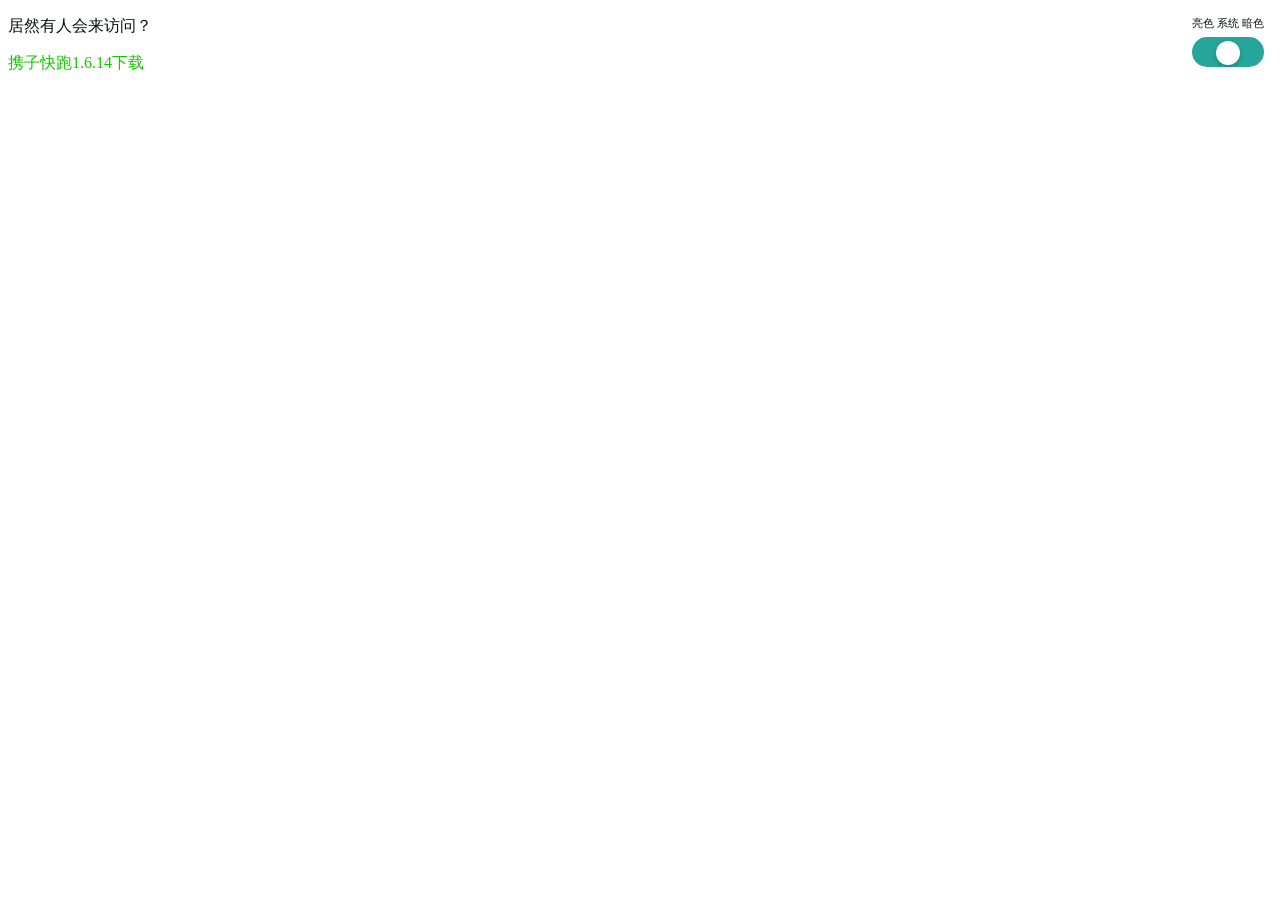
<file: index.html>
<!DOCTYPE html>
<html lang="en">
<head>
    <meta charset="UTF-8">
    <meta name="viewport" content="width=device-width, initial-scale=1.0">
    <link rel="icon" href="./assert/image/avatar.png">
    <link rel="stylesheet" href="./assert/css/main.css">
    <title>hello</title>
</head>
<body>
    <div class="theme">
        <span class="theme-text">亮色 系统 暗色</span>
        <button id="theme-toggle"></button>
    </div>
    <p>居然有人会来访问？</p>
    <a href="./file/xzkp1.6.14_Setup.zip" class="download">携子快跑1.6.14下载</a>
    <script src="./assert/js/theme.js"></script>
    <script src="./assert/js/main.js"></script>
</body>
</html>
</file>
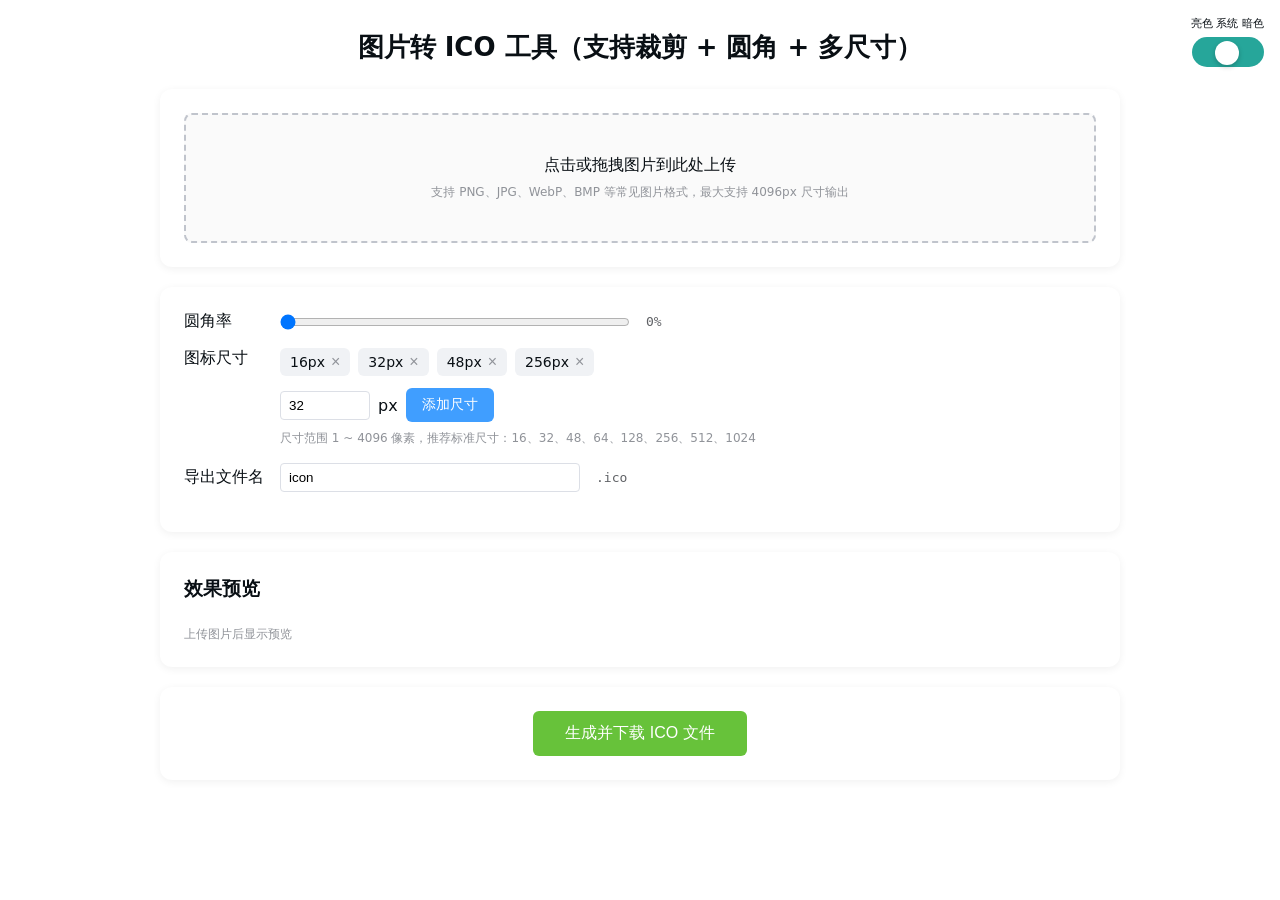
<file: tool/png_to_ico/index.html>
<!DOCTYPE html>
<html lang="zh-CN">
<head>
    <meta charset="UTF-8">
    <link rel="icon" href="../../assert/image/avatar.ico" type="image/x-icon">
    <meta name="viewport" content="width=device-width, initial-scale=1.0">
    <title>图片转 ICO 工具 | 支持裁剪、圆角、多格式</title>
    <link rel="stylesheet" href="./assert/css/style.css">
    <link rel="stylesheet" href="../../assert/css/main.css">
</head>
<body>
    <div class="theme">
        <span class="theme-text">亮色 系统 暗色</span>
        <button id="theme-toggle"></button>
    </div>
    <h1>图片转 ICO 工具（支持裁剪 + 圆角 + 多尺寸）</h1>
    <!-- 上传区域 -->
    <div class="card">
        <div class="upload-area" id="uploadArea">
            <p>点击或拖拽图片到此处上传</p>
            <p class="tip">支持 PNG、JPG、WebP、BMP 等常见图片格式，最大支持 4096px 尺寸输出</p>
            <input type="file" id="fileInput" accept="image/png, image/jpeg, image/webp, image/bmp">
        </div>
    </div>
    <!-- 裁剪区域 -->
    <div class="card" id="cropCard" style="display: none;">
        <h3 style="margin-bottom: 16px;">裁剪区域</h3>
        <div class="crop-container">
            <canvas id="cropCanvas"></canvas>
        </div>
        <p class="crop-tip">拖动方框移动裁剪区域，拖动四角调整大小（保持正方形）</p>
    </div>
    <!-- 参数控制 -->
    <div class="card">
        <div class="control-row">
            <label>圆角率</label>
            <input type="range" id="radiusRange" min="0" max="50" value="0" step="1">
            <span class="value-text" id="radiusValue">0%</span>
        </div>
        <div class="control-row" style="align-items: flex-start;">
            <label>图标尺寸</label>
            <div style="flex: 1;">
                <div class="size-list" id="sizeList"></div>
                <div class="add-size">
                    <input type="number" id="sizeInput" value="32" min="1" max="4096">
                    <span>px</span>
                    <button class="btn btn-primary" id="addSizeBtn">添加尺寸</button>
                </div>
                <p class="tip">尺寸范围 1 ~ 4096 像素，推荐标准尺寸：16、32、48、64、128、256、512、1024</p>
            </div>
        </div>
        <div class="control-row">
            <label>导出文件名</label>
            <input type="text" id="fileNameInput" value="icon" style="flex: 1; max-width: 300px; padding: 6px 8px; border: 1px solid #dcdfe6; border-radius: 4px;">
            <span class="value-text">.ico</span>
        </div>
    </div>
    <!-- 预览区域 -->
    <div class="card">
        <h3 style="margin-bottom: 16px;">效果预览</h3>
        <div class="preview-grid" id="previewArea">
            <p class="tip">上传图片后显示预览</p>
        </div>
    </div>
    <!-- 生成按钮 -->
    <div class="card" style="text-align: center;">
        <button class="btn btn-success" id="generateBtn" style="padding: 12px 32px; font-size: 16px;" disabled>
            生成并下载 ICO 文件
        </button>
    </div>
    <script src="./assert/js/script.js"></script>
    <script src="../../assert/js/theme.js"></script>
</body>
</html>
</file>
<file: assert/css/main.css>
:root {
 --bg-color: #ffffff;
 --text-color: #090f14;

 --download:rgb(23, 197, 0);
}
[data-theme="dark"] {
 --bg-color: #3f5892;
 --text-color: #fdfcfb;

 --download:aquamarine;
}
body {
 background: var(--bg-color);
 color: var(--text-color);
}

/*主题切换*/
.theme {
  position: fixed;
  top: 16px;
  right: 16px;
  z-index: 999;
  display: flex;
  flex-direction: column;
  align-items: center;
  gap: 6px;
}
.theme-text {
  font-size: 11px;
  color: var(--text-color);
  user-select: none;
}
#theme-toggle {
  width: 72px;
  height: 30px;
  border-radius: 999px;
  border: none;
  cursor: pointer;
  transition: background 0.3s ease;
  overflow: hidden;
}
#theme-toggle::after {
  content: '';
  position: absolute;
  top: 24.5px;
  left: 3px;
  width: 24px;
  height: 24px;
  border-radius: 50%;
  background: #ffffff;
  box-shadow: 0 2px 5px rgba(0,0,0,0.22);
  transition: transform 0.3s cubic-bezier(0.2, 0, 0.2, 1);
}
#theme-toggle.light{background:#448aff;}
#theme-toggle.light::after{transform: translateX(0);}
#theme-toggle.auto{background:#26a69a;}
#theme-toggle.auto::after{transform: translateX(21px);}
#theme-toggle.dark{background:#9c27b0;}
#theme-toggle.dark::after{transform: translateX(42px);}

.download{
  color:var(--download);
  text-decoration: none;
}
</file>
<file: tool/png_to_ico/assert/css/style.css>
:root {
    --card_bg: #fff;
    --upload_bg: #fafafa;
    --sizetag: #f0f2f5;
    --input_bg: #fff;
    --input_font: #000000;
}
[data-theme="dark"] {
    --card_bg: #090f04;
    --upload_bg: #525252;
    --sizetag: #525252;
    --input_bg:#6b6b6b;
    --input_font:#dfdede;
}
* { box-sizing: border-box; margin: 0; padding: 0; }
body {
    font-family: system-ui, -apple-system, sans-serif;
    max-width: 1000px;
    margin: 30px auto;
    padding: 0 20px;
    color: #333;
    background: #f5f7fa;
}
h1 { font-size: 26px; margin-bottom: 24px; text-align: center; }
.card {
    background: var(--card_bg);
    border-radius: 12px;
    padding: 24px;
    margin-bottom: 20px;
    box-shadow: 0 2px 8px rgba(0,0,0,0.06);
}
.upload-area {
    border: 2px dashed #c0c4cc;
    border-radius: 8px;
    padding: 40px;
    text-align: center;
    cursor: pointer;
    transition: all 0.2s;
    background: var(--upload_bg);
}
.upload-area:hover { border-color: #409eff; background: #525252; }
.upload-area input { display: none; }
.control-row {
    display: flex;
    align-items: center;
    gap: 16px;
    margin-bottom: 16px;
    flex-wrap: wrap;
}
.control-row label { min-width: 80px; font-weight: 500; }
.control-row input[type="range"] { flex: 1; max-width: 350px; }
.size-list { display: flex; flex-wrap: wrap; gap: 8px; margin-bottom: 12px; }
.size-item {
    display: flex;
    align-items: center;
    gap: 6px;
    background: var(--sizetag);
    padding: 6px 10px;
    border-radius: 6px;
    font-size: 14px;
}
.size-item button {
    border: none;
    background: none;
    color: #909399;
    cursor: pointer;
    font-size: 16px;
    line-height: 1;
}
.size-item button:hover { color: #f56c6c; }
.add-size { display: flex; gap: 8px; align-items: center; }
.add-size input {
    width: 90px;
    padding: 6px 8px;
    border: 1px solid #dcdfe6;
    border-radius: 4px;
}
.btn {
    padding: 8px 16px;
    border: none;
    border-radius: 6px;
    cursor: pointer;
    font-size: 14px;
    transition: background 0.2s;
}
.btn-primary { background: #409eff; color: #fff; }
.btn-primary:hover { background: #66b1ff; }
.btn-success { background: #67c23a; color: #fff; }
.btn-success:hover { background: #85ce61; }
.preview-grid {
    display: grid;
    grid-template-columns: repeat(auto-fill, minmax(140px, 1fr));
    gap: 20px;
}
.preview-item { text-align: center; }
.preview-box {
    height: 120px;
    border: 1px solid #ebeef5;
    border-radius: 8px;
    display: flex;
    align-items: center;
    justify-content: center;
    margin-bottom: 8px;
    background: 
        linear-gradient(45deg, #f0f0f0 25%, transparent 25%),
        linear-gradient(-45deg, #f0f0f0 25%, transparent 25%),
        linear-gradient(45deg, transparent 75%, #f0f0f0 75%),
        linear-gradient(-45deg, transparent 75%, #f0f0f0 75%);
    background-size: 16px 16px;
    background-position: 0 0, 0 8px, 8px -8px, -8px 0px;
}
.preview-box canvas { max-width: 100%; max-height: 100%; image-rendering: pixelated; }
.value-text { font-family: monospace; color: #606266; min-width: 50px; }
.tip { font-size: 12px; color: #909399; margin-top: 8px; }
.disabled { opacity: 0.5; cursor: not-allowed; }
/* ===== 裁剪区域修复 ===== */
.crop-container {
    position: relative;
    width: 100%;
    max-width: 500px;
    max-height: 360px;
    margin: 0 auto;
    border: 1px solid #ebeef5;
    border-radius: 8px;
    overflow: hidden;
    background: #fafafa;
    display: flex;
    align-items: center;
    justify-content: center;
}
#cropCanvas {
    display: block;
    max-width: 100%;
    max-height: 360px;
    cursor: move;
}
.crop-tip {
    text-align: center;
    margin-top: 12px;
    font-size: 12px;
    color: #909399;
}

#fileNameInput{
    background-color: var(--input_bg);
    color:var(--input_font);
}

#sizeInput{
    background-color: var(--input_bg);
    color: var(--input_font);
}
</file>
